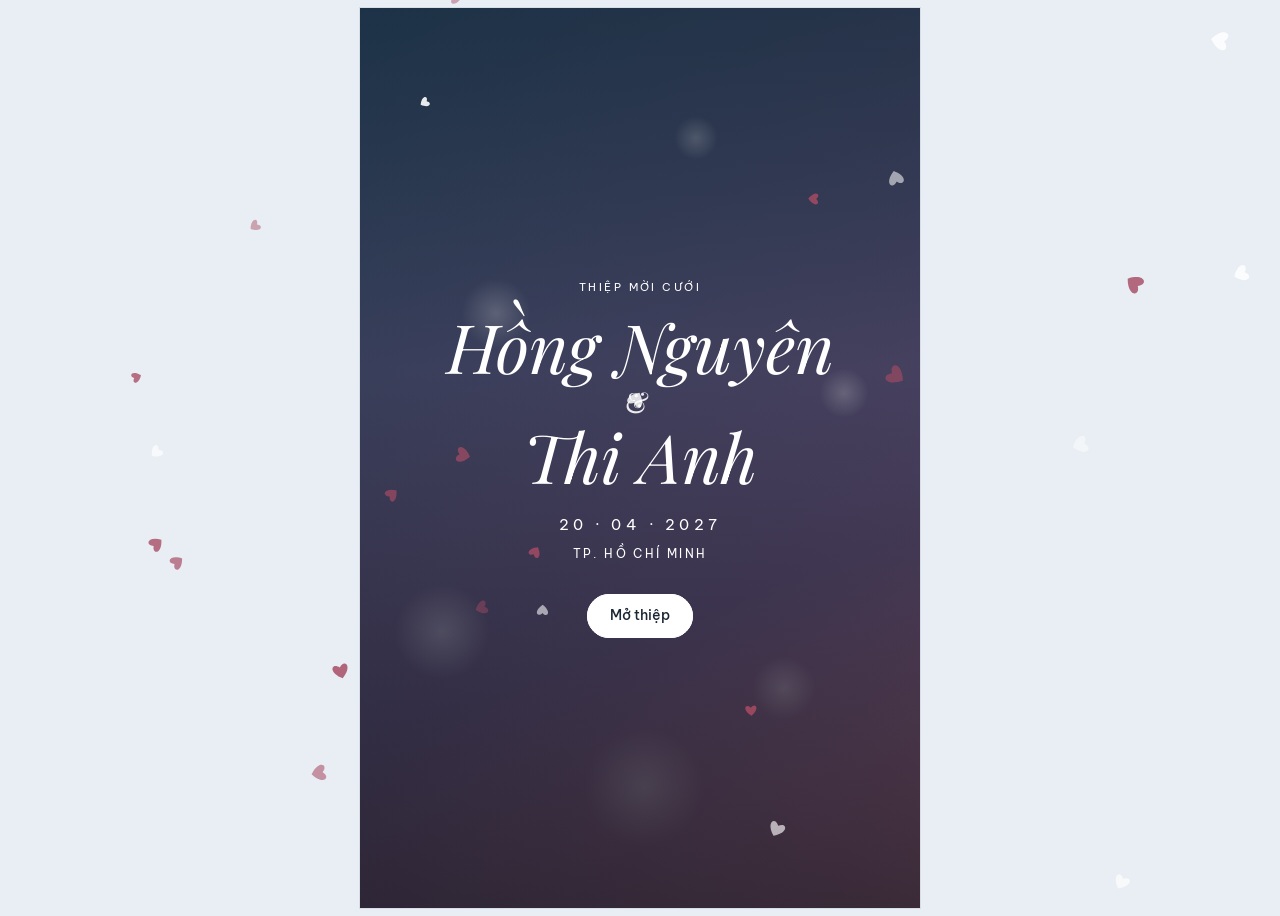
<file: index.html>
<!doctype html>
<html lang="vi" data-font="classic">
<head>
<meta charset="utf-8">
<meta name="viewport" content="width=device-width,initial-scale=1,viewport-fit=cover">
<title>Thiệp Cưới</title>
<link rel="stylesheet" href="https://fonts.googleapis.com/css2?family=Be+Vietnam+Pro:wght@300;400;500;600&family=Cormorant+Garamond:ital,wght@0,500;0,600;1,400;1,500;1,600&family=Great+Vibes&family=Pinyon+Script&family=Playfair+Display:ital,wght@0,400;0,600;1,400;1,500&display=swap">
<link rel="icon" id="favicon" href="data:image/svg+xml,%3Csvg xmlns='http://www.w3.org/2000/svg' viewBox='0 0 24 24'%3E%3Cpath fill='%23A64B63' d='M12 21s-7.5-4.6-9.6-9.2C.9 8.4 2.6 5 6 5c2.1 0 3.6 1.2 4.5 2.6.3.4.9.4 1.2 0C12.6 6.2 14.1 5 16.2 5c3.4 0 5.1 3.4 3.6 6.8C19.5 16.4 12 21 12 21z'/%3E%3C/svg%3E">
<link rel="stylesheet" href="style.css">
</head>
<body class="loading">
<main class="page">
  <header class="hero" id="top">
    <span class="bokeh" aria-hidden="true"><i></i><i></i><i></i><i></i><i></i><i></i></span>
    <div class="slot cover" data-img="cover" role="button" tabindex="0" aria-label="Ảnh bìa"><span class="ov">Đổi ảnh bìa</span></div>
    <div>
      <p class="eyebrow" data-t="eyebrow"></p>
      <h1 class="names"><span data-t="groomName"></span><span class="amp">&amp;</span><span data-t="brideName"></span></h1>
      <p class="hero-date" id="heroDate"></p>
      <p class="hero-city" data-t="city"></p>
      <a class="btn" id="openBtn" href="#ngay">Mở thiệp</a>
      <p class="swipe">Vuốt xuống</p>
    </div>
  </header>

  <section class="sec" id="ngay">
    <p class="eyebrow">Ngày chung vui</p>
    <p class="pre" style="margin-bottom:10px">Xin dành thời gian cùng đôi trẻ vào ngày</p>
    <div class="day-num" id="dayNum"></div>
    <div class="day-month" id="dayMonth"></div>
    <div class="day-week" id="dayWeek"></div>
    <div class="btn-row"><a class="btn ghost" id="calLink" href="#" target="_blank" rel="noopener">Thêm vào Google Calendar</a></div>
  </section>

  <section class="sec tint">
    <p class="eyebrow">Lời mời</p>
    <p class="pre invite" data-t="invite" data-lines></p>
    <h2 style="margin-top:22px"><span data-t="groomName"></span> &amp; <span data-t="brideName"></span></h2>
  </section>

  <section class="sec">
    <p class="eyebrow">Cô dâu &amp; Chú rể</p>
    <div class="arch"><div class="slot" data-img="couple" role="button" tabindex="0" aria-label="Ảnh cô dâu chú rể"><span class="ov">Đổi ảnh</span></div></div>
    <div class="pair">
      <div><div class="role">Chú rể</div><h3 data-t="groomFull"></h3></div>
      <div><div class="role">Cô dâu</div><h3 data-t="brideFull"></h3></div>
    </div>
    <p class="pre story" data-t="story"></p>
    <div class="family">
      <div><h4>Nhà trai</h4><p class="pre" data-t="groomFamily"></p></div>
      <div><h4>Nhà gái</h4><p class="pre" data-t="brideFamily"></p></div>
    </div>
  </section>

  <div class="album">
    <div class="slot" data-img="g1" role="button" tabindex="0"><span class="ov">Đổi ảnh</span></div>
    <div class="slot" data-img="g2" role="button" tabindex="0"><span class="ov">Đổi ảnh</span></div>
    <div class="slot" data-img="g3" role="button" tabindex="0"><span class="ov">Đổi ảnh</span></div>
    <div class="slot" data-img="g4" role="button" tabindex="0"><span class="ov">Đổi ảnh</span></div>
  </div>

  <section class="sec tint">
    <h2>Rất mong được đón tiếp Quý vị</h2>
    <dl class="facts">
      <div><dt>Thời gian</dt><dd id="timeLine"></dd></div>
      <div><dt>Địa điểm</dt><dd><span data-t="hall"></span><small data-t="venue"></small></dd></div>
      <div><dt>Địa chỉ</dt><dd data-t="address"></dd></div>
    </dl>
    <div class="map"><iframe id="mapFrame" title="Bản đồ địa điểm tiệc" loading="lazy" referrerpolicy="no-referrer-when-downgrade" allowfullscreen></iframe></div>
    <div class="btn-row"><a class="btn" id="mapLink" href="#" target="_blank" rel="noopener">Chỉ đường bằng Google Maps</a></div>
  </section>

  <section class="sec">
    <p class="eyebrow">Đếm ngược</p>
    <h2>Ngày chung vui sắp đến rồi</h2>
    <div class="count" id="count">
      <div><b id="cd">00</b><span>Ngày</span></div>
      <div><b id="ch">00</b><span>Giờ</span></div>
      <div><b id="cm">00</b><span>Phút</span></div>
      <div><b id="cs">00</b><span>Giây</span></div>
    </div>
  </section>

  <section class="sec tint" id="rsvp">
    <h2>Xác nhận tham dự</h2>
    <p>Để gia đình đón tiếp chu đáo, kính mong Quý khách xác nhận trước ngày <b id="rsvpDate"></b>.</p>
    <form id="rsvpForm">
      <label for="gName">Họ và tên<input id="gName" required autocomplete="name"></label>
      <label for="gCount">Số người tham dự
        <select id="gCount"><option>1 người</option><option selected>2 người</option><option>3 người</option><option>4 người</option><option>5 người trở lên</option><option>Rất tiếc, không đến được</option></select></label>
      <label for="gNote">Lời chúc hoặc ghi chú<textarea id="gNote"></textarea></label>
      <button class="btn" type="submit">Soạn lời xác nhận</button>
    </form>
    <div class="note" id="rsvpSent" hidden><b>Cảm ơn bạn rất nhiều!</b> Gia đình đã nhận được xác nhận của bạn và rất mong được đón tiếp bạn.</div>
    <div class="note" id="rsvpDone" hidden>
      <b>Lời xác nhận đã được sao chép.</b> Hãy dán và gửi cho <span data-t="contactName"></span> qua Zalo hoặc tin nhắn. Số liên hệ: <b data-t="contactPhone"></b>
      <div class="pre" id="rsvpText" style="margin-top:10px;color:var(--muted)"></div>
      <div class="btn-row"><a class="btn" id="zaloLink" href="#" target="_blank" rel="noopener">Mở Zalo</a><button class="btn ghost" type="button" id="copyAgain">Sao chép lại</button></div>
    </div>
  </section>

  <section class="sec" id="giftSec">
    <p class="eyebrow">Mừng cưới</p>
    <p>Sự hiện diện của Quý khách là niềm vui lớn nhất. Nếu muốn gửi lời chúc qua chuyển khoản, xin dùng thông tin dưới đây.</p>
    <div class="gift">
      <div class="eyebrow" style="margin:0" data-t="bankName"></div>
      <div class="acc" data-t="bankAcc"></div>
      <div data-t="bankHolder"></div>
      <div class="btn-row" style="margin-top:12px"><button class="btn ghost" type="button" id="copyAcc">Sao chép số tài khoản</button></div>
      <div class="slot" data-img="qr" role="button" tabindex="0" id="qrSlot"><span class="ov">Đổi mã QR</span></div>
    </div>
  </section>

  <footer class="thanks">
    <p class="pre" data-t="thanks" data-lines></p>
    <small><span data-t="groomName"></span> &amp; <span data-t="brideName"></span></small>
  </footer>
</main>
<button class="music" id="musicBtn" type="button" hidden aria-label="Bật hoặc tắt nhạc nền" aria-pressed="false"><svg viewBox="0 0 24 24" width="22" height="22" aria-hidden="true"><path fill="currentColor" d="M12 3v10.55A4 4 0 1 0 14 17V7h4V3h-6z"/></svg></button>
<div class="toast" id="toast" role="status" hidden></div>
<script src="defaults.js"></script>
<script src="invitation.js"></script>
</body>
</html>
</file>
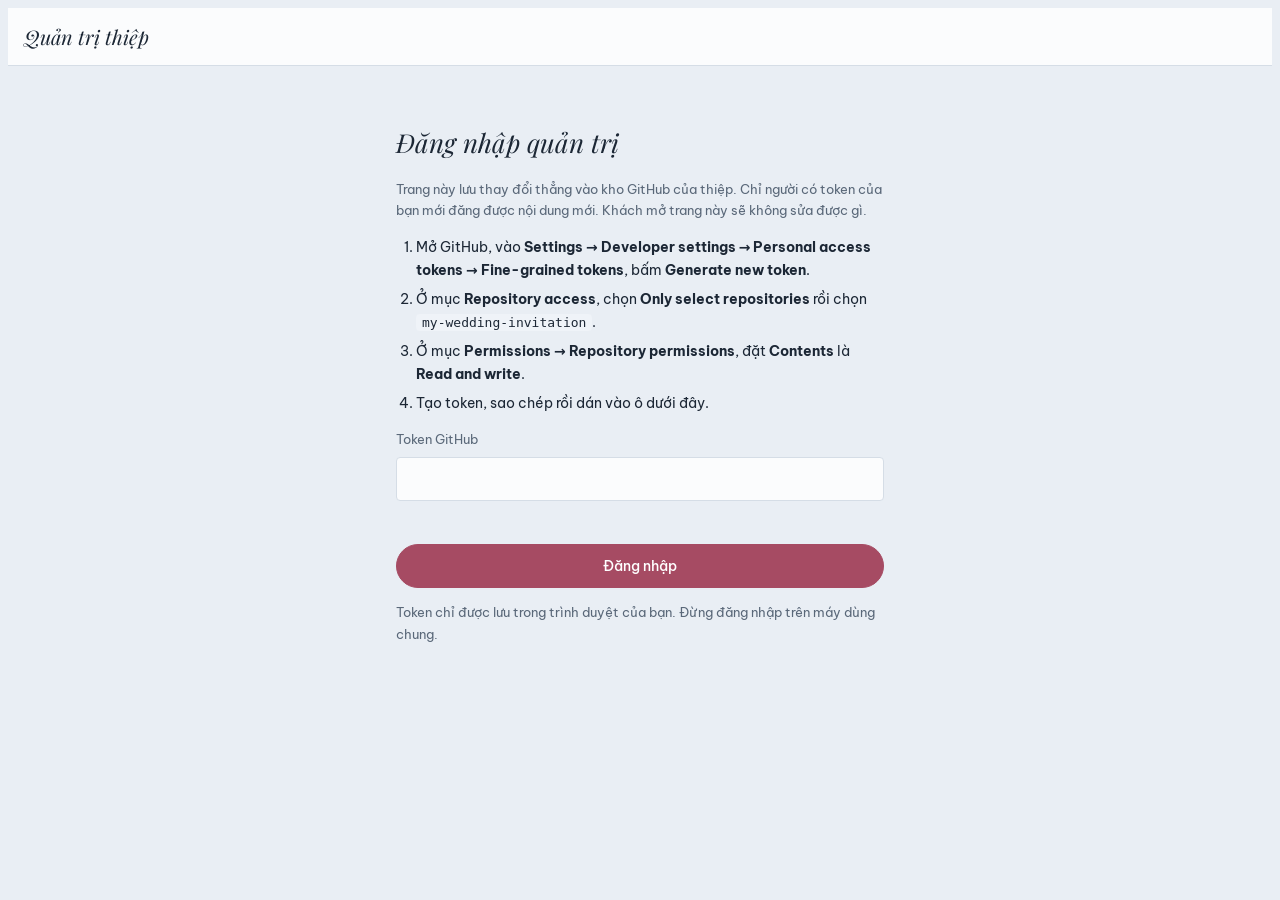
<file: admin.html>
<!doctype html>
<html lang="vi">
<head>
<meta charset="utf-8">
<meta name="viewport" content="width=device-width,initial-scale=1,viewport-fit=cover">
<meta name="robots" content="noindex,nofollow">
<title>Quản trị thiệp</title>
<link rel="stylesheet" href="https://fonts.googleapis.com/css2?family=Be+Vietnam+Pro:wght@300;400;500;600&family=Cormorant+Garamond:ital,wght@0,500;0,600;1,400;1,500;1,600&family=Great+Vibes&family=Pinyon+Script&family=Playfair+Display:ital,wght@0,400;0,600;1,400;1,500&display=swap">
<link rel="stylesheet" href="style.css">
<style>
body.admin{padding:0;background:var(--bg)}
.bar{position:sticky;top:0;z-index:20;display:flex;flex-wrap:wrap;align-items:center;gap:10px 16px;justify-content:space-between;
  padding:12px max(16px,env(safe-area-inset-right,0px)) 12px max(16px,env(safe-area-inset-left,0px));background:var(--surface);border-bottom:1px solid var(--line)}
.bar h1{font-size:20px;font-style:italic}
.bar .acts{display:flex;flex-wrap:wrap;gap:8px;align-items:center}
.status{font-size:13px;color:var(--muted)}
.status.dirty{color:var(--accent);font-weight:500}
.sm{min-height:38px;padding:0 14px;border:1px solid var(--line);background:var(--surface);border-radius:999px;cursor:pointer;font-size:13px}
.sm.pri{background:var(--accent);border-color:var(--accent);color:var(--accent-ink)}
.sm[disabled]{opacity:.5;cursor:default}
.help{font-size:13px;color:var(--muted);margin:0}
.login{max-width:520px;margin:32px auto;padding:24px max(16px,env(safe-area-inset-left,0px));display:grid;gap:14px}
.login h2{font-size:26px;font-style:italic}
.login ol{margin:0;padding-left:20px;display:grid;gap:6px;font-size:14px}
.login code{background:var(--tint);padding:1px 6px;border-radius:4px;font-size:13px}
.err{color:#B3261E;font-size:13px;min-height:1.2em}
@media (prefers-color-scheme:dark){.err{color:#FF8A80}}
.cols{display:grid;grid-template-columns:minmax(0,420px) minmax(0,1fr);gap:20px;align-items:start;
  padding:20px max(16px,env(safe-area-inset-right,0px)) 40px max(16px,env(safe-area-inset-left,0px))}
.panel{display:grid;gap:14px;align-content:start;background:var(--surface);border:1px solid var(--line);padding:18px;border-radius:6px;min-width:0}
.panel h3{font-family:var(--font-body);font-size:11px;letter-spacing:.2em;text-transform:uppercase;color:var(--accent);margin:14px 0 0;font-weight:600}
.panel h3:first-child{margin-top:0}
.img-row{display:grid;grid-template-columns:56px 1fr auto;gap:10px;align-items:center;font-size:13px}
.img-row .th{width:56px;height:56px;border-radius:4px;background:var(--tint) center/cover}
.img-row .acts{display:flex;gap:6px}
.presets{display:flex;flex-wrap:wrap;gap:8px}
.preset{display:inline-flex;align-items:center;gap:8px;min-height:38px;padding:0 12px 0 8px;border:1px solid var(--line);background:var(--surface);border-radius:999px;cursor:pointer;font-size:13px}
.preset i{display:inline-flex;width:26px;height:18px;border-radius:9px;overflow:hidden;border:1px solid var(--line)}
.preset i b{flex:1}
.colorrow{display:grid;grid-template-columns:1fr auto auto;gap:10px;align-items:center;font-size:13px;color:var(--muted)}
.colorrow input[type=color]{width:52px;min-height:38px;padding:2px;cursor:pointer}
.rng{display:grid;grid-template-columns:1fr auto;gap:10px;align-items:center}
.prev{position:sticky;top:76px;min-width:0}
.prev iframe{width:100%;height:calc(100vh - 100px);min-height:560px;border:1px solid var(--line);border-radius:6px;background:var(--surface)}
@media (max-width:900px){.cols{grid-template-columns:minmax(0,1fr)}.prev{position:static}.prev iframe{height:720px}}
</style>
</head>
<body class="admin">
<header class="bar">
  <h1>Quản trị thiệp</h1>
  <div class="acts" id="barActs" hidden>
    <span class="status" id="status">Chưa có thay đổi</span>
    <button class="sm pri" type="button" id="publishBtn" disabled>Đăng thiệp</button>
    <button class="sm" type="button" id="revertBtn" disabled>Hủy thay đổi</button>
    <a class="sm" href="index.html" target="_blank" rel="noopener" style="display:inline-grid;place-items:center;text-decoration:none;color:inherit">Xem thiệp</a>
    <button class="sm" type="button" id="logoutBtn">Đăng xuất</button>
  </div>
</header>

<section class="login" id="login">
  <h2>Đăng nhập quản trị</h2>
  <p class="help">Trang này lưu thay đổi thẳng vào kho GitHub của thiệp. Chỉ người có token của bạn mới đăng được nội dung mới. Khách mở trang này sẽ không sửa được gì.</p>
  <ol>
    <li>Mở GitHub, vào <b>Settings → Developer settings → Personal access tokens → Fine-grained tokens</b>, bấm <b>Generate new token</b>.</li>
    <li>Ở mục <b>Repository access</b>, chọn <b>Only select repositories</b> rồi chọn <code>my-wedding-invitation</code>.</li>
    <li>Ở mục <b>Permissions → Repository permissions</b>, đặt <b>Contents</b> là <b>Read and write</b>.</li>
    <li>Tạo token, sao chép rồi dán vào ô dưới đây.</li>
  </ol>
  <form id="loginForm" style="margin-top:0">
    <label for="tok">Token GitHub<input id="tok" type="password" autocomplete="off" required></label>
    <div class="err" id="loginErr" role="alert"></div>
    <button class="btn" type="submit" id="loginBtn">Đăng nhập</button>
  </form>
  <p class="help">Token chỉ được lưu trong trình duyệt của bạn. Đừng đăng nhập trên máy dùng chung.</p>
</section>

<div class="cols" id="app" hidden>
  <div class="panel" id="formBox"></div>
  <div class="prev"><iframe id="frame" src="index.html?preview" title="Xem trước thiệp"></iframe></div>
</div>

<div class="toast" id="toast" role="status" hidden></div>
<input type="file" accept="image/*" id="filePick" hidden>
<input type="file" accept=".mp3,audio/mpeg" id="musicPick" hidden>

<script src="defaults.js"></script>
<script>
(function () {
  var OWNER = 'changtrailanhlung', REPO = 'my-wedding-invitation', BRANCH = 'main';
  var TOKEN_KEY = 'wedding-admin-token', SHEET_KEY = 'wedding-admin-sheet';
  var APPS_SCRIPT = [
    'function doPost(e) {',
    '  var sh = SpreadsheetApp.getActiveSheet();',
    '  var d = {};',
    '  try { d = JSON.parse(e.postData.contents); } catch (err) {}',
    "  if (sh.getLastRow() === 0) sh.appendRow(['Thời gian', 'Họ tên', 'Số người', 'Lời chúc']);",
    "  sh.appendRow([new Date(), String(d.name || '').slice(0, 200), String(d.count || '').slice(0, 50), String(d.note || '').slice(0, 1000)]);",
    "  return ContentService.createTextOutput('ok');",
    '}'
  ].join('\n');
  function copyPlain(text, okMsg) {
    function fb() { var t = document.createElement('textarea'); t.value = text; document.body.append(t); t.select(); var ok = false; try { ok = document.execCommand('copy'); } catch (e) {} t.remove(); toast(ok ? okMsg : 'Không sao chép được, hãy chọn và sao chép thủ công.'); }
    try { navigator.clipboard.writeText(text).then(function () { toast(okMsg); }, fb); } catch (e) { fb(); }
  }
  var FIELDS = [
    ['Cô dâu & chú rể', [['groomName', 'Tên chú rể (ngắn)'], ['brideName', 'Tên cô dâu (ngắn)'], ['groomFull', 'Họ tên đầy đủ chú rể'], ['brideFull', 'Họ tên đầy đủ cô dâu'], ['eyebrow', 'Dòng tiêu đề trên bìa'], ['city', 'Thành phố trên bìa']]],
    ['Thời gian', [['date', 'Ngày tổ chức', 'date'], ['receptionTime', 'Giờ đón khách', 'time'], ['startTime', 'Giờ khai tiệc', 'time'], ['rsvpDeadline', 'Hạn xác nhận tham dự', 'date']]],
    ['Địa điểm', [['venue', 'Tên nhà hàng / trung tâm tiệc cưới'], ['hall', 'Tên sảnh'], ['address', 'Địa chỉ', 'area'], ['mapQuery', 'Vị trí hiện trên bản đồ (tên địa điểm, địa chỉ hoặc toạ độ như 10.7769,106.7009). Để trống thì dùng tên nhà hàng và địa chỉ ở trên'], ['mapLink', 'Link Google Maps cho nút Chỉ đường (tuỳ chọn, dán link chia sẻ từ Google Maps)']]],
    ['Lời văn', [['invite', 'Lời mời', 'area'], ['story', 'Câu chuyện của đôi bạn', 'area'], ['thanks', 'Lời cảm ơn cuối thiệp', 'area']]],
    ['Gia đình', [['groomFamily', 'Nhà trai (mỗi dòng một người)', 'area'], ['brideFamily', 'Nhà gái (mỗi dòng một người)', 'area']]],
    ['Liên hệ & mừng cưới', [['contactName', 'Người nhận xác nhận'], ['contactPhone', 'Số điện thoại / Zalo'], ['bankName', 'Ngân hàng'], ['bankAcc', 'Số tài khoản (để trống nếu muốn ẩn phần mừng cưới)'], ['bankHolder', 'Chủ tài khoản']]]
  ];
  var COLORS = [['accent', 'Màu chủ đạo (nút, chữ nhấn)', '#A64B63'], ['pageBg', 'Màu nền trang', '#E9EEF4'], ['cardBg', 'Màu nền thiệp', '#FBFCFD'], ['textColor', 'Màu chữ', '#1C2735']];
  var PRESETS = [
    { name: 'Mặc định', accent: '', pageBg: '', cardBg: '', textColor: '' },
    { name: 'Hồng khói', accent: '#B5546F', pageBg: '#F3E9EC', cardBg: '#FFFBFC', textColor: '#3A2530' },
    { name: 'Xanh biển', accent: '#2F6F9F', pageBg: '#E3EEF6', cardBg: '#FAFCFE', textColor: '#17283A' },
    { name: 'Xanh sage', accent: '#5E7F63', pageBg: '#E8EEE6', cardBg: '#FAFCF8', textColor: '#243126' },
    { name: 'Đỏ đô', accent: '#8E1F3A', pageBg: '#F1E6D8', cardBg: '#FFFBF4', textColor: '#3A1A22' },
    { name: 'Tím lavender', accent: '#7A5CB0', pageBg: '#ECE7F5', cardBg: '#FDFBFF', textColor: '#2B2240' },
    { name: 'Đen vàng', accent: '#D4AF6A', pageBg: '#0E0E12', cardBg: '#17171D', textColor: '#F2EBDD' }
  ];
  var IMGS = [['cover', 'Ảnh bìa'], ['couple', 'Ảnh cô dâu chú rể'], ['g1', 'Album 1'], ['g2', 'Album 2'], ['g3', 'Album 3'], ['g4', 'Album 4'], ['qr', 'Mã QR mừng cưới'], ['bg', 'Ảnh nền trang (tuỳ chọn)'], ['favicon', 'Biểu tượng tab trình duyệt']];

  function $(s) { return document.querySelector(s); }
  function clone(o) { return JSON.parse(JSON.stringify(o)); }
  var token = '', cfg = null, saved = null, pending = {}, pendingMusic = null, pickKey = null, busy = false;
  var tt; function toast(msg) { var t = $('#toast'); t.textContent = msg; t.hidden = false; clearTimeout(tt); tt = setTimeout(function () { t.hidden = true; }, 3800); }

  function gh(path, opts) {
    opts = opts || {};
    var headers = Object.assign({ 'Accept': 'application/vnd.github+json', 'Authorization': 'Bearer ' + token, 'X-GitHub-Api-Version': '2022-11-28' }, opts.headers || {});
    return fetch('https://api.github.com/repos/' + OWNER + '/' + REPO + path, Object.assign({}, opts, { headers: headers }));
  }
  function b64utf8(s) { var bytes = new TextEncoder().encode(s), bin = ''; bytes.forEach(function (b) { bin += String.fromCharCode(b); }); return btoa(bin); }
  async function getSha(path) {
    var r = await gh('/contents/' + path + '?ref=' + BRANCH + '&t=' + Date.now());
    if (r.status === 404) return null;
    if (!r.ok) throw new Error('Không đọc được ' + path + ' (' + r.status + ')');
    return (await r.json()).sha;
  }
  async function putFile(path, b64, message) {
    var sha = await getSha(path), body = { message: message, content: b64, branch: BRANCH };
    if (sha) body.sha = sha;
    var r = await gh('/contents/' + path, { method: 'PUT', body: JSON.stringify(body) });
    if (!r.ok) {
      var detail = ''; try { detail = (await r.json()).message || ''; } catch (e) {}
      if (r.status === 401) throw new Error('Token hết hạn hoặc sai. Hãy đăng xuất rồi dán token mới. (' + detail + ')');
      if (r.status === 403 || r.status === 404) throw new Error('Token chưa có quyền ghi. Trong GitHub, mở token và đặt Repository permissions → Contents thành "Read and write". (' + r.status + ': ' + detail + ')');
      if (r.status === 409) throw new Error('Có người vừa cập nhật cùng lúc. Hãy tải lại trang rồi thử lại.');
      throw new Error('GitHub báo lỗi ' + r.status + (detail ? ': ' + detail : ''));
    }
  }

  /* Đăng nhập */
  async function verify(t) {
    token = t;
    var r = await gh('');
    if (r.status === 401) throw new Error('Token không đúng hoặc đã hết hạn.');
    if (r.status === 404) throw new Error('Token này không truy cập được kho ' + REPO + '.');
    if (!r.ok) throw new Error('GitHub báo lỗi ' + r.status);
    var j = await r.json();
    if (!j.permissions || !j.permissions.push) throw new Error('Token chưa có quyền ghi. Hãy đặt Contents là Read and write.');
  }
  async function loadConfig() {
    var r = await gh('/contents/config.json?ref=' + BRANCH + '&t=' + Date.now(), { headers: { 'Accept': 'application/vnd.github.raw+json' } });
    var c = null;
    if (r.ok) { try { c = JSON.parse(await r.text()); } catch (e) {} }
    var base = clone(window.INVITE_DEFAULTS);
    var out = Object.assign(base, c || {});
    out.images = Object.assign({}, (c && c.images) || {});
    return out;
  }
  async function enter(t) {
    await verify(t);
    try { localStorage.setItem(TOKEN_KEY, t); } catch (e) {}
    cfg = await loadConfig(); saved = clone(cfg); pending = {};
    $('#login').hidden = true; $('#app').hidden = false; $('#barActs').hidden = false;
    buildForm(); refreshStatus(); sendPreview();
  }
  $('#loginForm').addEventListener('submit', async function (e) {
    e.preventDefault();
    var btn = $('#loginBtn'), err = $('#loginErr'); err.textContent = ''; btn.disabled = true; btn.textContent = 'Đang kiểm tra...';
    try { await enter($('#tok').value.trim()); }
    catch (ex) { err.textContent = ex.message || 'Không đăng nhập được.'; token = ''; }
    btn.disabled = false; btn.textContent = 'Đăng nhập';
  });
  $('#logoutBtn').addEventListener('click', function () {
    try { localStorage.removeItem(TOKEN_KEY); } catch (e) {}
    token = ''; location.reload();
  });

  /* Xem trước */
  function previewCfg() { var c = clone(cfg); Object.keys(pending).forEach(function (k) { c.images[k] = pending[k]; }); if (pendingMusic) c.music = pendingMusic.url; return c; }
  function sendPreview() { var f = $('#frame'); if (f.contentWindow && cfg) f.contentWindow.postMessage({ type: 'config', config: previewCfg() }, location.origin); }
  window.addEventListener('message', function (e) {
    if (e.origin === location.origin && e.source === $('#frame').contentWindow && e.data && e.data.type === 'ready') sendPreview();
  });
  function isDirty() { return JSON.stringify(cfg) !== JSON.stringify(saved) || Object.keys(pending).length > 0 || !!pendingMusic; }
  function refreshStatus() {
    var d = isDirty(), s = $('#status');
    s.textContent = d ? 'Có thay đổi chưa đăng. Khách chưa nhìn thấy.' : 'Chưa có thay đổi';
    s.classList.toggle('dirty', d);
    $('#publishBtn').disabled = !d || busy; $('#revertBtn').disabled = !d || busy;
  }
  function changed() { refreshStatus(); sendPreview(); }
  window.addEventListener('beforeunload', function (e) { if (cfg && isDirty()) { e.preventDefault(); e.returnValue = ''; } });

  /* Form */
  function clearMusic() { if (pendingMusic) { try { URL.revokeObjectURL(pendingMusic.url); } catch (e) {} } pendingMusic = null; }
  function fileB64(file) {
    return new Promise(function (res, rej) { var r = new FileReader(); r.onload = function () { res(String(r.result).split(',')[1]); }; r.onerror = function () { rej(new Error('Không đọc được file nhạc.')); }; r.readAsDataURL(file); });
  }
  $('#musicPick').addEventListener('change', function (e) {
    var f = e.target.files[0]; if (!f) return;
    if (f.size > 15 * 1048576) { toast('File nhạc nặng quá 15 MB. Hãy chọn file nhẹ hơn hoặc nén lại.'); return; }
    clearMusic(); pendingMusic = { blob: f, name: f.name, size: f.size, url: URL.createObjectURL(f) };
    buildForm(); changed();
  });
  function srcOf(k) { return pending[k] || cfg.images[k] || ''; }
  function buildForm() {
    var box = $('#formBox'); box.textContent = '';
    var p = document.createElement('p'); p.className = 'help';
    p.textContent = 'Sửa xong bấm "Đăng thiệp" ở thanh trên. Khách chỉ thấy bản đã đăng, và cần khoảng 1 đến 2 phút để GitHub cập nhật trang.';
    box.append(p);
    FIELDS.forEach(function (g) {
      var h = document.createElement('h3'); h.textContent = g[0]; box.append(h);
      g[1].forEach(function (f) {
        var k = f[0], type = f[2];
        var l = document.createElement('label'); l.htmlFor = 'f_' + k; l.append(f[1]);
        var inp = document.createElement(type === 'area' ? 'textarea' : 'input');
        inp.id = 'f_' + k; if (type && type !== 'area') inp.type = type; inp.value = cfg[k] || '';
        inp.addEventListener('input', function () { cfg[k] = inp.value; changed(); });
        l.append(inp); box.append(l);
      });
    });
    var th = document.createElement('h3'); th.textContent = 'Màu sắc & hiệu ứng'; box.append(th);
    var pr = document.createElement('div'); pr.className = 'presets';
    PRESETS.forEach(function (p) {
      var b = document.createElement('button'); b.type = 'button'; b.className = 'preset';
      var sw = document.createElement('i');
      [p.pageBg || '#E9EEF4', p.cardBg || '#FBFCFD', p.accent || '#A64B63'].forEach(function (col) { var x = document.createElement('b'); x.style.background = col; sw.append(x); });
      b.append(sw, p.name);
      b.onclick = function () { ['accent', 'pageBg', 'cardBg', 'textColor'].forEach(function (k) { cfg[k] = p[k]; }); buildForm(); changed(); };
      pr.append(b);
    });
    box.append(pr);
    COLORS.forEach(function (c) {
      var k = c[0], row = document.createElement('div'); row.className = 'colorrow';
      var l = document.createElement('label'); l.htmlFor = 'f_' + k; l.textContent = c[1] + (cfg[k] ? '' : ' (đang dùng mặc định)');
      var inp = document.createElement('input'); inp.type = 'color'; inp.id = 'f_' + k; inp.value = /^#[0-9a-fA-F]{6}$/.test(cfg[k]) ? cfg[k] : c[2];
      inp.addEventListener('input', function () { cfg[k] = inp.value; l.textContent = c[1]; changed(); });
      var rs = document.createElement('button'); rs.type = 'button'; rs.className = 'sm'; rs.textContent = 'Mặc định';
      rs.onclick = function () { cfg[k] = ''; buildForm(); changed(); };
      row.append(l, inp, rs); box.append(row);
    });
    var fl = document.createElement('label'); fl.htmlFor = 'f_fontStyle'; fl.append('Kiểu chữ');
    var fs = document.createElement('select'); fs.id = 'f_fontStyle';
    [['script', 'Thư pháp mềm (Great Vibes)'], ['swirl', 'Thư pháp bay bổng (Pinyon Script)'], ['elegant', 'Thanh lịch (Cormorant Garamond)'], ['classic', 'Cổ điển (Playfair Display)']].forEach(function (o) {
      var op = document.createElement('option'); op.value = o[0]; op.textContent = o[1]; if ((cfg.fontStyle || 'classic') === o[0]) op.selected = true; fs.append(op);
    });
    fs.addEventListener('change', function () { cfg.fontStyle = fs.value; changed(); });
    fl.append(fs); box.append(fl);
    var el = document.createElement('label'); el.htmlFor = 'f_effect'; el.append('Hiệu ứng rơi trên thiệp');
    var sel = document.createElement('select'); sel.id = 'f_effect';
    [['petal', 'Cánh hoa rơi'], ['heart', 'Trái tim bay'], ['sparkle', 'Lấp lánh'], ['none', 'Tắt hiệu ứng']].forEach(function (o) {
      var op = document.createElement('option'); op.value = o[0]; op.textContent = o[1]; if ((cfg.effect || 'none') === o[0]) op.selected = true; sel.append(op);
    });
    sel.addEventListener('change', function () { cfg.effect = sel.value; changed(); });
    el.append(sel); box.append(el);
    var ol = document.createElement('label'); ol.htmlFor = 'f_overlay'; ol.append('Độ rõ của nền thiệp trên ảnh nền (chỉ dùng khi có ảnh nền)');
    var rg = document.createElement('div'); rg.className = 'rng';
    var ro = document.createElement('input'); ro.type = 'range'; ro.id = 'f_overlay'; ro.min = 40; ro.max = 100; ro.value = cfg.overlay || 88;
    var rv = document.createElement('span'); rv.textContent = (cfg.overlay || 88) + '%';
    ro.addEventListener('input', function () { cfg.overlay = +ro.value; rv.textContent = ro.value + '%'; changed(); });
    rg.append(ro, rv); ol.append(rg); box.append(ol);
    var rh = document.createElement('h3'); rh.textContent = 'Danh sách xác nhận tham dự'; box.append(rh);
    var rp = document.createElement('p'); rp.className = 'help';
    rp.textContent = 'Khách bấm "Gửi xác nhận" thì họ tên, số người và lời chúc được ghi vào Google Sheet của bạn. Chưa cài thì khách vẫn soạn lời nhắn để gửi qua Zalo như cũ.';
    box.append(rp);
    var rl = document.createElement('label'); rl.htmlFor = 'f_rsvpUrl'; rl.append('Link nhận xác nhận (dán URL Web app từ Google Apps Script)');
    var ri = document.createElement('input'); ri.id = 'f_rsvpUrl'; ri.type = 'url'; ri.placeholder = 'https://script.google.com/macros/s/.../exec'; ri.value = cfg.rsvpUrl || '';
    ri.addEventListener('input', function () { cfg.rsvpUrl = ri.value.trim(); changed(); });
    rl.append(ri); box.append(rl);
    var sl = document.createElement('label'); sl.htmlFor = 'f_sheet'; sl.append('Link Google Sheet để bạn mở xem danh sách (chỉ lưu trên máy bạn, không đăng lên thiệp)');
    var si = document.createElement('input'); si.id = 'f_sheet'; si.type = 'url'; si.placeholder = 'https://docs.google.com/spreadsheets/d/...';
    try { si.value = localStorage.getItem(SHEET_KEY) || ''; } catch (e) {}
    si.addEventListener('input', function () { try { localStorage.setItem(SHEET_KEY, si.value.trim()); } catch (e) {} });
    sl.append(si); box.append(sl);
    var rr = document.createElement('div'); rr.className = 'row2';
    var o1 = document.createElement('button'); o1.type = 'button'; o1.className = 'sm pri'; o1.textContent = 'Mở danh sách xác nhận';
    o1.onclick = function () { var u = si.value.trim(); if (/^https:\/\//.test(u)) window.open(u, '_blank', 'noopener'); else toast('Hãy dán link Google Sheet vào ô phía trên.'); };
    var o2 = document.createElement('button'); o2.type = 'button'; o2.className = 'sm'; o2.textContent = 'Sao chép mã Apps Script';
    o2.onclick = function () { copyPlain(APPS_SCRIPT, 'Đã sao chép mã Apps Script'); };
    rr.append(o1, o2); box.append(rr);
    var dd = document.createElement('details'); dd.className = 'help';
    var sm = document.createElement('summary'); sm.textContent = 'Hướng dẫn cài 5 bước (làm một lần)'; sm.style.cursor = 'pointer'; dd.append(sm);
    var ol = document.createElement('ol'); ol.style.cssText = 'margin:8px 0 0;padding-left:20px;display:grid;gap:6px';
    ['Mở sheets.new để tạo một Google Sheet trống, đặt tên "Xác nhận tham dự".',
     'Trong Sheet, vào menu Tiện ích mở rộng (Extensions) → Apps Script. Xóa hết mã có sẵn, bấm "Sao chép mã Apps Script" ở trên rồi dán vào và bấm Lưu.',
     'Bấm Triển khai (Deploy) → Tùy chọn triển khai mới → chọn loại Ứng dụng web. Ở "Thực thi bằng": chọn Tôi. Ở "Ai có quyền truy cập": chọn Bất kỳ ai. Bấm Triển khai và cấp quyền khi Google hỏi.',
     'Sao chép URL ứng dụng web (kết thúc bằng /exec) và dán vào ô "Link nhận xác nhận" phía trên, rồi bấm Đăng thiệp.',
     'Dán link của Google Sheet vào ô thứ hai để mở danh sách nhanh. Thử gửi một xác nhận trên thiệp: một dòng mới sẽ hiện trong Sheet.'
    ].forEach(function (t) { var li = document.createElement('li'); li.textContent = t; ol.append(li); });
    dd.append(ol); box.append(dd);
    var mh = document.createElement('h3'); mh.textContent = 'Nhạc nền'; box.append(mh);
    var mp = document.createElement('p'); mp.className = 'help';
    mp.textContent = 'Chỉ dùng nhạc bạn có quyền sử dụng. Nhạc phát khi khách bấm "Mở thiệp", khách có nút tắt hoặc bật ở góc màn hình. File mp3 tối đa 15 MB.';
    box.append(mp);
    var cur = document.createElement('p'); cur.className = 'help'; cur.style.color = 'var(--ink)';
    function curText() { cur.textContent = pendingMusic ? 'Đã chọn: ' + pendingMusic.name + ' (' + (pendingMusic.size / 1048576).toFixed(1) + ' MB), chưa đăng.' : (cfg.music ? 'Đang dùng: ' + cfg.music.replace(/\?.*$/, '') : 'Chưa có nhạc nền.'); }
    curText(); box.append(cur);
    var mr = document.createElement('div'); mr.className = 'row2';
    var mb1 = document.createElement('button'); mb1.type = 'button'; mb1.className = 'sm pri'; mb1.textContent = 'Tải file mp3 lên';
    mb1.onclick = function () { $('#musicPick').value = ''; $('#musicPick').click(); };
    var mb2 = document.createElement('button'); mb2.type = 'button'; mb2.className = 'sm'; mb2.textContent = 'Gỡ nhạc';
    mb2.onclick = function () { clearMusic(); cfg.music = ''; buildForm(); changed(); };
    mr.append(mb1, mb2); box.append(mr);
    var nl = document.createElement('label'); nl.htmlFor = 'f_musicName'; nl.append('Tên bài hát (tuỳ chọn)');
    var ni = document.createElement('input'); ni.id = 'f_musicName'; ni.value = cfg.musicName || '';
    ni.addEventListener('input', function () { cfg.musicName = ni.value; changed(); });
    nl.append(ni); box.append(nl);
    var ll = document.createElement('label'); ll.htmlFor = 'f_music'; ll.append('Hoặc dán link trực tiếp tới file .mp3');
    var li = document.createElement('input'); li.id = 'f_music'; li.type = 'url'; li.placeholder = 'https://.../bai-hat.mp3';
    li.value = (cfg.music && !/^assets\//.test(cfg.music)) ? cfg.music : '';
    li.addEventListener('input', function () { clearMusic(); cfg.music = li.value.trim(); curText(); changed(); });
    ll.append(li); box.append(ll);
    var h = document.createElement('h3'); h.textContent = 'Hình ảnh'; box.append(h);
    IMGS.forEach(function (it) {
      var k = it[0], row = document.createElement('div'); row.className = 'img-row';
      var th = document.createElement('div'); th.className = 'th'; var s = srcOf(k); if (s) th.style.backgroundImage = 'url("' + s + '")';
      var nm = document.createElement('span'); nm.textContent = it[1] + (pending[k] ? ' (mới)' : '');
      var acts = document.createElement('div'); acts.className = 'acts';
      var b1 = document.createElement('button'); b1.type = 'button'; b1.className = 'sm pri'; b1.textContent = 'Chọn ảnh';
      b1.onclick = function () { pickKey = k; $('#filePick').value = ''; $('#filePick').click(); };
      var b2 = document.createElement('button'); b2.type = 'button'; b2.className = 'sm'; b2.textContent = 'Xóa';
      b2.onclick = function () { delete cfg.images[k]; delete pending[k]; buildForm(); changed(); };
      acts.append(b1, b2); row.append(th, nm, acts); box.append(row);
    });
  }
  $('#filePick').addEventListener('change', function (e) {
    var f = e.target.files[0]; if (!f || !pickKey) return;
    var key = pickKey, r = new FileReader();
    r.onload = function () {
      var img = new Image();
      img.onload = function () {
        var c = document.createElement('canvas');
        if (key === 'favicon') {
          var sq = Math.min(img.width, img.height); c.width = c.height = 192;
          c.getContext('2d').drawImage(img, (img.width - sq) / 2, (img.height - sq) / 2, sq, sq, 0, 0, 192, 192);
        } else {
          var max = key === 'qr' ? 700 : 1600, k = Math.min(1, max / Math.max(img.width, img.height));
          c.width = Math.round(img.width * k); c.height = Math.round(img.height * k);
          c.getContext('2d').drawImage(img, 0, 0, c.width, c.height);
        }
        pending[key] = c.toDataURL('image/jpeg', 0.85); buildForm(); changed();
      };
      img.onerror = function () { toast('Không đọc được ảnh này.'); };
      img.src = r.result;
    };
    r.readAsDataURL(f);
  });

  /* Đăng thiệp: ghi ảnh mới rồi config.json */
  $('#publishBtn').addEventListener('click', async function () {
    if (busy || !isDirty()) return;
    busy = true; var btn = $('#publishBtn'); btn.textContent = 'Đang đăng...'; refreshStatus();
    try {
      var next = clone(cfg), keys = Object.keys(pending), stamp = Date.now();
      for (var i = 0; i < keys.length; i++) {
        var key = keys[i];
        btn.textContent = 'Đang tải ảnh ' + (i + 1) + '/' + keys.length + '...';
        await putFile('images/' + key + '.jpg', pending[key].split(',')[1], 'Cập nhật ảnh ' + key);
        next.images[key] = 'images/' + key + '.jpg?v=' + stamp;
      }
      if (pendingMusic) {
        btn.textContent = 'Đang tải nhạc...';
        await putFile('assets/music.mp3', await fileB64(pendingMusic.blob), 'Cập nhật nhạc nền');
        next.music = 'assets/music.mp3?v=' + stamp;
      }
      btn.textContent = 'Đang lưu nội dung...';
      await putFile('config.json', b64utf8(JSON.stringify(next, null, 2) + '\n'), 'Cập nhật nội dung thiệp');
      cfg = next; saved = clone(next); pending = {}; clearMusic();
      buildForm(); toast('Đã đăng thiệp. Trang cho khách cập nhật sau 1 đến 2 phút.');
    } catch (ex) { toast(ex.message || 'Chưa đăng được, hãy thử lại.'); }
    busy = false; btn.textContent = 'Đăng thiệp'; refreshStatus(); sendPreview();
  });
  $('#revertBtn').addEventListener('click', function () {
    cfg = clone(saved); pending = {}; clearMusic(); buildForm(); changed();
  });

  /* Tự đăng nhập lại nếu đã lưu token */
  var stored = ''; try { stored = localStorage.getItem(TOKEN_KEY) || ''; } catch (e) {}
  if (stored) {
    $('#loginBtn').disabled = true; $('#loginBtn').textContent = 'Đang đăng nhập...';
    enter(stored).catch(function (ex) {
      $('#loginErr').textContent = ex.message || ''; token = '';
      try { localStorage.removeItem(TOKEN_KEY); } catch (e) {}
    }).then(function () { $('#loginBtn').disabled = false; $('#loginBtn').textContent = 'Đăng nhập'; });
  }
})();
</script>
</body>
</html>
</file>
<file: style.css>
/* Layout: một cột thiệp mời hẹp ở giữa nền xanh khói, bìa toàn khung, ảnh cô dâu chú rể dạng vòm */
:root{
  --bg:#E9EEF4; --surface:#FBFCFD; --ink:#1C2735; --muted:#5A6879; --line:#D5DDE6;
  --accent:#A64B63; --accent-ink:#FFFFFF; --sea:#2F5B7C; --tint:#EFF3F8;
  --hero-a:#24435C; --hero-b:#5C4A6E; --hero-c:#B5667B; --on-hero:#FFFFFF;
  --font-display:"Playfair Display",Georgia,"Times New Roman",serif;
  --font-body:"Be Vietnam Pro",system-ui,-apple-system,"Segoe UI",sans-serif;
}
@media (prefers-color-scheme:dark){:root:not([data-theme="light"]){
  --bg:#0A0F15; --surface:#121B25; --ink:#EAF0F6; --muted:#9BAABB; --line:#2A3745;
  --accent:#E58DA3; --accent-ink:#2A1018; --sea:#82B4D8; --tint:#192431; color-scheme:dark}}
:root[data-theme="dark"]{
  --bg:#0A0F15; --surface:#121B25; --ink:#EAF0F6; --muted:#9BAABB; --line:#2A3745;
  --accent:#E58DA3; --accent-ink:#2A1018; --sea:#82B4D8; --tint:#192431; color-scheme:dark}
@media (prefers-reduced-motion:no-preference){html{scroll-behavior:smooth}}
*{box-sizing:border-box}
body{background:var(--bg);color:var(--ink);font-family:var(--font-body);font-size:15px;line-height:1.65;
  padding-left:max(16px,env(safe-area-inset-left,0px));padding-right:max(16px,env(safe-area-inset-right,0px));padding-block:0}
button,input,select,textarea{font:inherit;color:inherit}
:focus-visible{outline:2px solid var(--accent);outline-offset:2px}
.pre{white-space:pre-line}
.page{max-width:560px;margin:0 auto;background:var(--surface);box-shadow:0 0 0 1px var(--line)}
h1,h2,h3{font-family:var(--font-display);font-weight:400;margin:0;text-wrap:balance}
.eyebrow{font-size:11px;letter-spacing:.22em;text-transform:uppercase;color:var(--muted);margin:0 0 14px}
.sec{padding:60px 28px;text-align:center}
.sec h2{font-size:30px;font-style:italic;margin-bottom:18px}
.sec p{margin:0 auto;max-width:44ch}
.btn{display:inline-flex;align-items:center;justify-content:center;gap:8px;min-height:44px;padding:0 22px;border-radius:999px;
  border:1px solid var(--accent);background:var(--accent);color:var(--accent-ink);text-decoration:none;cursor:pointer;font-size:14px;font-weight:500}
.btn.ghost{background:transparent;color:var(--accent)}
.btn-row{display:flex;flex-wrap:wrap;gap:10px;justify-content:center;margin-top:24px}

.hero{position:relative;min-height:700px;display:grid;place-items:center;text-align:center;color:var(--on-hero);padding:56px 24px;overflow:hidden;isolation:isolate}
.hero .slot{position:absolute;inset:0;z-index:-2}
.hero::after{content:"";position:absolute;inset:0;z-index:-1;background:linear-gradient(180deg,rgba(10,18,28,.35),rgba(10,18,28,.15) 40%,rgba(10,18,28,.7))}
.hero .eyebrow{color:var(--on-hero);opacity:.9}
.names{font-size:clamp(44px,13vw,68px);font-style:italic;line-height:1.05;margin:6px 0}
.names .amp{display:block;font-size:.42em;font-style:normal;letter-spacing:.2em;margin:4px 0;opacity:.9}
.hero-date{font-size:15px;letter-spacing:.3em;margin:22px 0 6px}
.hero-city{font-size:12px;letter-spacing:.2em;text-transform:uppercase;opacity:.9;margin:0 0 30px}
.hero .btn{background:var(--on-hero);border-color:var(--on-hero);color:#1C2735}

.slot{position:relative;background-color:var(--tint);background-size:cover;background-position:center;display:grid;place-items:center;color:var(--muted);font-size:13px}
.slot.empty{background-image:linear-gradient(160deg,var(--hero-a),var(--hero-b) 65%,var(--hero-c));color:rgba(255,255,255,.8)}
.slot.empty::before{content:"Ảnh của bạn";letter-spacing:.12em;text-transform:uppercase;font-size:11px}
.hero .slot.empty::before{content:""}
.slot .ov{display:none}
body.editing .slot{cursor:pointer;outline:2px dashed var(--accent);outline-offset:-6px}
body.editing .slot .ov{display:block;position:absolute;right:10px;bottom:10px;background:var(--accent);color:var(--accent-ink);font-size:12px;padding:5px 12px;border-radius:999px}

.day-num{font-family:var(--font-display);font-size:clamp(96px,30vw,140px);line-height:1;color:var(--accent);font-style:italic}
.day-month{font-size:18px;letter-spacing:.14em;text-transform:uppercase;margin-top:4px}
.day-week{color:var(--muted);margin-top:4px}
.tint{background:var(--tint)}

.arch{width:min(320px,100%);aspect-ratio:4/5;margin:0 auto 34px;border-radius:999px 999px 6px 6px;overflow:hidden}
.arch .slot{width:100%;height:100%}
.pair{display:grid;grid-template-columns:1fr 1fr;gap:20px;text-align:center;margin-top:8px}
.pair h3{font-size:22px;font-style:italic;margin-top:4px}
.pair .role{font-size:11px;letter-spacing:.2em;text-transform:uppercase;color:var(--accent)}
.story{margin-top:30px!important;color:var(--muted)}
.family{display:grid;grid-template-columns:1fr 1fr;gap:20px;margin-top:34px;padding-top:28px;border-top:1px solid var(--line)}
.family h4{margin:0 0 6px;font-size:11px;letter-spacing:.2em;text-transform:uppercase;color:var(--muted);font-weight:500}
.family p{font-size:14px;max-width:none}

.album{display:grid;grid-template-columns:1fr 1fr;gap:8px;padding:0 8px 60px}
.album .slot{aspect-ratio:3/4}

.facts{display:grid;gap:22px;margin-top:30px;text-align:center}
.facts dt{font-size:11px;letter-spacing:.2em;text-transform:uppercase;color:var(--accent);margin-bottom:4px}
.facts dd{margin:0;font-size:16px}
.facts dd small{display:block;color:var(--muted);font-size:14px}

.count{display:grid;grid-template-columns:repeat(4,1fr);gap:8px;margin-top:26px}
.count div{background:var(--surface);border:1px solid var(--line);padding:16px 4px;border-radius:4px}
.count b{display:block;font-family:var(--font-display);font-size:32px;font-weight:400;color:var(--accent);font-variant-numeric:tabular-nums}
.count span{font-size:11px;letter-spacing:.14em;text-transform:uppercase;color:var(--muted)}

form{display:grid;gap:14px;margin-top:26px;text-align:left}
label{display:grid;gap:6px;font-size:13px;color:var(--muted)}
input,select,textarea{width:100%;min-height:44px;padding:10px 12px;border:1px solid var(--line);border-radius:4px;background:var(--surface);color:var(--ink)}
textarea{min-height:76px;resize:vertical}
.note{margin-top:18px!important;padding:16px;border:1px solid var(--accent);border-radius:4px;font-size:14px;text-align:left}
.note .btn-row{justify-content:flex-start;margin-top:12px}

.gift{display:grid;gap:6px;margin-top:22px;padding:22px;border:1px solid var(--line);background:var(--surface);border-radius:4px}
.gift .acc{font-family:var(--font-display);font-size:28px;letter-spacing:.06em;font-variant-numeric:tabular-nums}
.gift .slot{width:160px;aspect-ratio:1;margin:12px auto 0}

.thanks{padding:64px 28px;text-align:center;background:linear-gradient(160deg,var(--hero-a),var(--hero-b) 70%,var(--hero-c));color:var(--on-hero)}
.thanks p{margin:0 auto 18px;max-width:30ch;font-family:var(--font-display);font-size:22px;font-style:italic;line-height:1.5}
.thanks small{letter-spacing:.2em;font-size:12px}

.toast{position:fixed;z-index:60;left:50%;bottom:calc(24px + env(safe-area-inset-bottom,0px));transform:translateX(-50%);background:var(--ink);color:var(--surface);padding:10px 18px;border-radius:999px;font-size:13px;max-width:calc(100% - 32px);text-align:center}
.loading main{visibility:hidden}
[hidden]{display:none!important}
@media (max-width:420px){.pair,.family{grid-template-columns:1fr}.sec{padding:52px 22px}}

/* Thiệp đang đóng: chỉ thấy bìa, bấm Mở thiệp mới hiện nội dung */
body.sealed{overflow:hidden}
body.sealed .page>:not(.hero){display:none}
body.sealed .hero{min-height:100vh;min-height:100svh}
@media (prefers-reduced-motion:no-preference){body.opened .page>:not(.hero){animation:rise .7s ease both}@keyframes rise{from{opacity:0;transform:translateY(14px)}to{opacity:1;transform:none}}}

/* Ảnh nền trang */
body.has-bg::before{content:"";position:fixed;inset:0;z-index:-1;background:var(--bg-img) center/cover no-repeat}
body.has-bg .page{background:color-mix(in srgb,var(--surface) var(--ov,88%),transparent)}
body.has-bg .tint{background:color-mix(in srgb,var(--tint) var(--ov,88%),transparent)}

/* Hiệu ứng */
.rv{transition:opacity .9s ease,transform .9s cubic-bezier(.2,.7,.2,1),clip-path 1.3s cubic-bezier(.2,.7,.2,1),letter-spacing 1.2s ease}
.rv.in{transition-delay:var(--d,0ms)}
.rv-on .rv:not(.in){opacity:0;transform:translateY(var(--ty,28px))}
.rv-on .arch.rv:not(.in){transform:translateY(var(--ty,28px)) scale(.94);clip-path:inset(0 0 100% 0 round 999px 999px 6px 6px)}
.arch.rv.in{clip-path:inset(0 0 0 0 round 999px 999px 6px 6px)}
.rv-on .album .slot.rv:not(.in):nth-child(odd){transform:translateX(-40px) scale(.9)}
.rv-on .album .slot.rv:not(.in):nth-child(even){transform:translateX(40px) scale(.9)}
.rv-on .pair>div.rv:not(.in):first-child,.rv-on .family>div.rv:not(.in):first-child{transform:translateX(-36px)}
.rv-on .pair>div.rv:not(.in):last-child,.rv-on .family>div.rv:not(.in):last-child{transform:translateX(36px)}
.rv-on .count div.rv:not(.in){transform:perspective(600px) rotateX(-80deg);transform-origin:50% 0}
.rv-on .eyebrow.rv:not(.in){letter-spacing:.5em}
.rv-on .gift.rv:not(.in){transform:translateY(var(--ty,28px)) scale(.94)}
.sec h2::after{content:"";display:block;height:1px;width:0;background:var(--accent);margin:12px auto 0;transition:width 1.1s cubic-bezier(.2,.7,.2,1) .25s}
.sec h2.in::after,body:not(.rv-on) .sec h2::after{width:64px}
.hero .slot{inset:-40px 0;translate:0 var(--py,0px)}
@media (prefers-reduced-motion:no-preference){
  .hero .slot{animation:kb 26s ease-in-out infinite alternate;transform-origin:50% 40%}
  @keyframes kb{from{transform:scale(1)}to{transform:scale(1.1)}}
  .hero>div:not(.slot)>*{animation:up 1.1s cubic-bezier(.2,.7,.2,1) both}
  .hero>div:not(.slot)>*:nth-child(1){animation-delay:.1s}
  .hero>div:not(.slot)>*:nth-child(2){animation-delay:.3s}
  .hero>div:not(.slot)>*:nth-child(3){animation-delay:.5s}
  .hero>div:not(.slot)>*:nth-child(4){animation-delay:.7s}
  .hero>div:not(.slot)>*:nth-child(5){animation-delay:.9s}
  @keyframes up{from{opacity:0;transform:translateY(22px)}to{opacity:1;transform:none}}
  #openBtn{position:relative}
  #openBtn::after{content:"";position:absolute;inset:-1px;border-radius:inherit;border:1px solid var(--on-hero);animation:ring 2.2s ease-out infinite;pointer-events:none}
  @keyframes ring{from{transform:scale(1);opacity:.85}to{transform:scale(1.3,1.7);opacity:0}}
  .names .amp{display:block;animation:beat 2.4s ease-in-out infinite}
  @keyframes beat{0%,100%{transform:scale(1)}14%{transform:scale(1.28)}28%{transform:scale(1)}42%{transform:scale(1.18)}56%{transform:scale(1)}}
  .day-num{text-shadow:0 8px 30px color-mix(in srgb,var(--accent) 35%,transparent)}
  .album .slot{transition:filter .5s ease}
  .album .slot:hover{filter:brightness(1.07) saturate(1.1)}
}

/* Sau khi mở thiệp: bìa đổi nút thành gợi ý vuốt xuống */
.swipe{display:none;margin:6px 0 0;font-size:12px;letter-spacing:.3em;text-transform:uppercase;opacity:.9}
.swipe::after{content:"\2193";display:block;font-size:20px;margin-top:2px}
body.opened #openBtn{display:none}
body.opened .swipe{display:block}
@media (prefers-reduced-motion:no-preference){.swipe::after{animation:bob 1.6s ease-in-out infinite}@keyframes bob{0%,100%{transform:translateY(0)}50%{transform:translateY(7px)}}}

/* Nút nhạc nền: nhỏ, tròn trắng, cố định góc trái dưới */
.music{position:fixed;z-index:30;left:calc(14px + env(safe-area-inset-left,0px));bottom:calc(14px + env(safe-area-inset-bottom,0px));width:40px;height:40px;border-radius:50%;border:1px solid var(--line);background:#fff;color:var(--accent);display:grid;place-items:center;cursor:pointer;box-shadow:0 4px 14px rgba(0,0,0,.25);padding:0}
.music svg{width:20px;height:20px}
.music::after{content:"";position:absolute;width:24px;height:2px;background:currentColor;transform:rotate(-45deg);border-radius:2px}
.music.playing::after{display:none}
@media (prefers-reduced-motion:no-preference){.music.playing svg{animation:spin 4s linear infinite}@keyframes spin{to{transform:rotate(360deg)}}}

/* Bản đồ */
.map{margin-top:28px;border:1px solid var(--line);border-radius:6px;overflow:hidden;background:var(--tint);aspect-ratio:4/3}
.map iframe{width:100%;height:100%;border:0;display:block}

/* Đợt hiệu ứng 3 */
.bokeh{position:absolute;inset:0;z-index:-1;overflow:hidden;pointer-events:none;mix-blend-mode:screen}
.bokeh i{position:absolute;border-radius:50%;background:radial-gradient(circle,rgba(255,255,255,.6),rgba(255,255,255,0) 70%);opacity:.4}
.bokeh i:nth-child(1){left:6%;top:64%;width:96px;height:96px;--t:9s}
.bokeh i:nth-child(2){left:70%;top:72%;width:64px;height:64px;--t:7s;--dx:-30px}
.bokeh i:nth-child(3){left:40%;top:80%;width:120px;height:120px;--t:12s}
.bokeh i:nth-child(4){left:82%;top:40%;width:50px;height:50px;--t:8s;--dx:-18px}
.bokeh i:nth-child(5){left:18%;top:30%;width:70px;height:70px;--t:10s}
.bokeh i:nth-child(6){left:56%;top:12%;width:44px;height:44px;--t:6.5s;--dx:20px}
.ln{display:block}
.ln{transition:opacity .9s ease calc(var(--i,0)*.22s + .15s),transform .9s cubic-bezier(.2,.7,.2,1) calc(var(--i,0)*.22s + .15s)}
.rv-on .rv:not(.in) .ln{opacity:0;transform:translateY(14px)}
.btn:not(.ghost):not(#openBtn){position:relative;overflow:hidden}
.count b.pop{animation:pop .4s ease}
@keyframes pop{0%{transform:translateY(-7px);opacity:.25}100%{transform:none;opacity:1}}
@media (prefers-reduced-motion:no-preference){
  .bokeh i{animation:drift var(--t,9s) ease-in-out infinite alternate}
  @keyframes drift{from{transform:translate(0,0) scale(1);opacity:.25}to{transform:translate(var(--dx,26px),-80px) scale(1.3);opacity:.75}}
  .names>span:not(.amp){background:linear-gradient(100deg,#fff 35%,#FFE7B0 48%,#fff 62%) 120% 0/260% 100%;-webkit-background-clip:text;background-clip:text;color:transparent;-webkit-text-fill-color:transparent;animation:shine 5.5s ease-in-out 1.8s infinite}
  @keyframes shine{0%{background-position:120% 0}55%,100%{background-position:-60% 0}}
  .btn:not(.ghost):not(#openBtn)::before{content:"";position:absolute;top:0;left:-70%;width:40%;height:100%;background:linear-gradient(100deg,transparent,rgba(255,255,255,.5),transparent);transform:skewX(-20deg);animation:sweep 4.8s ease-in-out infinite;pointer-events:none}
  @keyframes sweep{0%,60%{left:-70%}100%{left:130%}}
  .thanks{background-size:230% 230%;animation:gmove 14s ease-in-out infinite alternate}
  @keyframes gmove{from{background-position:0 0}to{background-position:100% 100%}}
}
@media (prefers-reduced-motion:reduce){.bokeh{display:none}}

/* Kiểu chữ: các biến này được invitation.js đổi theo lựa chọn trong admin */
:root{--font-names:"Playfair Display",Georgia,"Times New Roman",serif;--font-display:"Playfair Display",Georgia,serif;--names-style:italic;--names-scale:1;--disp-weight:400;--disp-size:1}
body{font-weight:400;-webkit-font-smoothing:antialiased;text-rendering:optimizeLegibility}
h1,h2,h3{font-family:var(--font-display);font-weight:var(--disp-weight)}
.names{font-family:var(--font-names);font-style:var(--names-style);font-weight:400;font-size:calc(clamp(44px,13vw,68px)*var(--names-scale));line-height:1.18;letter-spacing:0;margin:2px 0}
.names .amp{font-family:var(--font-display);font-style:italic;font-weight:500;font-size:.34em;letter-spacing:.05em;margin:0}
.names>span:not(.amp){padding:.18em .22em;margin:-.18em -.22em}
.sec h2{font-size:calc(30px*var(--disp-size));font-style:italic;line-height:1.25}
.sec p.invite{font-family:var(--font-display);font-style:italic;font-weight:var(--disp-weight);font-size:calc(19px*var(--disp-size));line-height:1.75;color:var(--ink);max-width:30em}
.pair h3{font-size:calc(22px*var(--disp-size));line-height:1.25;font-style:italic;font-weight:var(--disp-weight)}
.day-num{font-family:var(--font-display);font-weight:var(--disp-weight);font-size:clamp(100px,32vw,150px);font-style:italic}
.day-month{font-size:15px;letter-spacing:.24em;font-weight:500}
.eyebrow{font-weight:500;letter-spacing:.28em}
.count b,.gift .acc{font-family:var(--font-display);font-weight:600}
.thanks p{font-family:var(--font-display);font-style:italic;font-weight:var(--disp-weight);font-size:calc(22px*var(--disp-size));line-height:1.55}
.hero-date{font-weight:500}
.sec p{line-height:1.75}

/* Khách không bôi đen hoặc sao chép nội dung thiệp (ô nhập vẫn dùng bình thường) */
body.nocopy{-webkit-user-select:none;user-select:none;-webkit-touch-callout:none}
body.nocopy input,body.nocopy textarea,body.nocopy select{-webkit-user-select:text;user-select:text;-webkit-touch-callout:default}
body.nocopy img,body.nocopy .slot{-webkit-user-drag:none;user-drag:none}

/* Kiểu Cổ điển: giữ đúng giao diện chữ ban đầu */
html[data-font="classic"] .names{line-height:1.05;margin:6px 0}
html[data-font="classic"] .names .amp{font-family:inherit;font-style:normal;font-weight:400;font-size:.42em;letter-spacing:.2em;margin:4px 0;opacity:.9}
html[data-font="classic"] .sec p.invite{font-family:var(--font-body);font-style:normal;font-weight:400;font-size:17px;line-height:1.8}
html[data-font="classic"] .day-month{font-size:18px;letter-spacing:.14em;font-weight:400}
html[data-font="classic"] .day-num{font-size:clamp(96px,30vw,140px)}
html[data-font="classic"] .eyebrow{font-weight:400;letter-spacing:.22em}
html[data-font="classic"] .hero-date{font-weight:400}
html[data-font="classic"] .count b,html[data-font="classic"] .gift .acc{font-weight:400}
html[data-font="classic"] .sec p{line-height:1.65}
</file>
